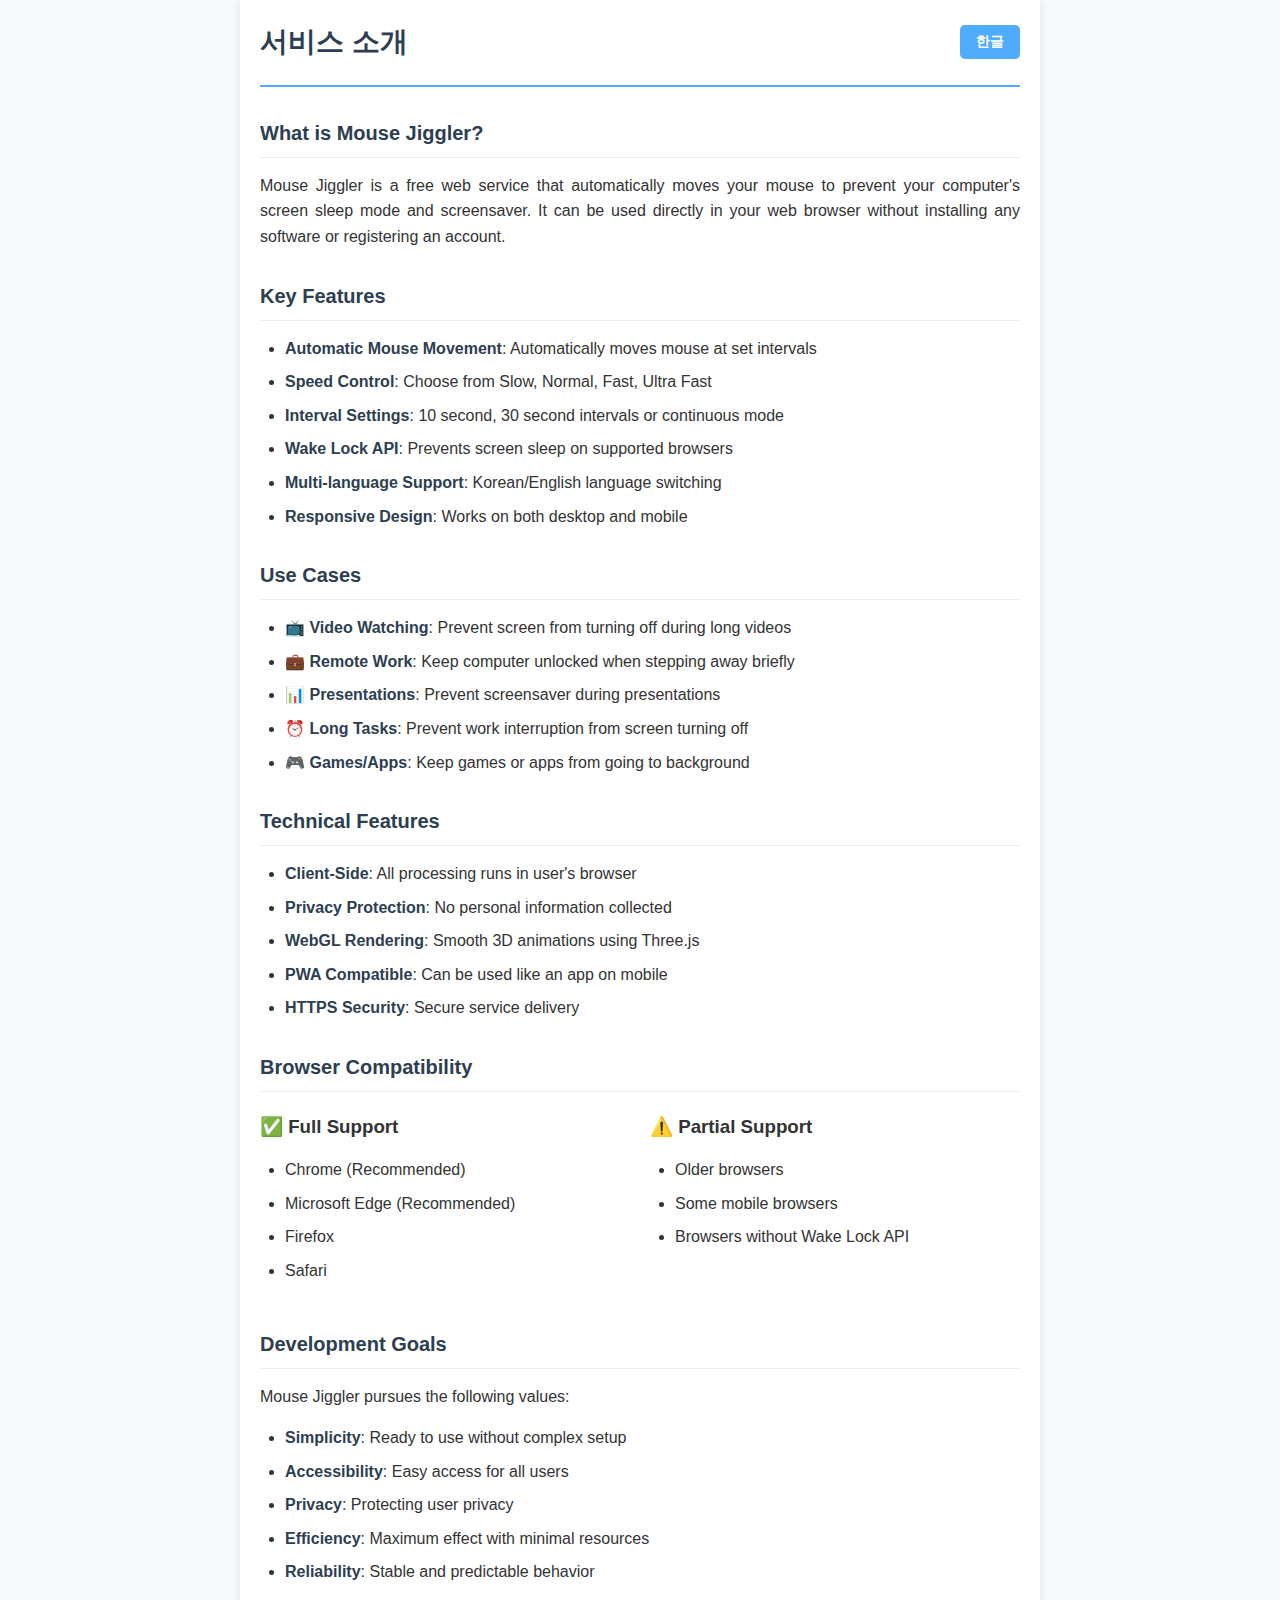
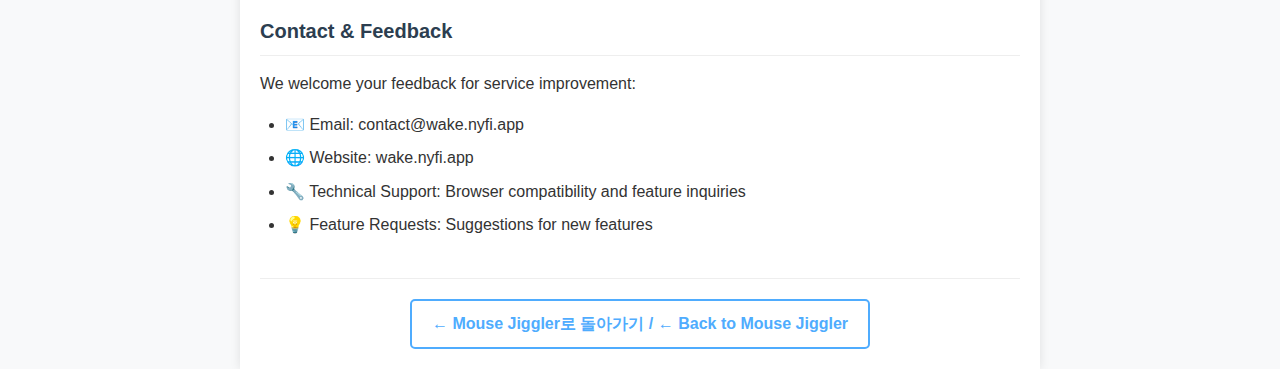
<file: about.html>
<!DOCTYPE html>
<html lang="en">
  <head>
    <meta charset="UTF-8" />
    <meta name="viewport" content="width=device-width, initial-scale=1.0, user-scalable=no" />
    <title>서비스 소개 - Mouse Jiggler</title>
    <link rel="stylesheet" href="css/policy.css" />
  </head>
  <body>
    <div class="container">
      <header>
        <h1>서비스 소개</h1>
        <div class="language-selector">
          <button id="langBtn" class="lang-btn" onclick="toggleLanguage()">EN</button>
        </div>
      </header>

      <div class="content" id="content-ko">
        <section>
          <h2>Mouse Jiggler란?</h2>
          <p>Mouse Jiggler는 마우스를 자동으로 움직여서 컴퓨터의 화면 절전 모드와 화면 보호기를 방지하는 무료 웹 서비스입니다. 별도의 소프트웨어 설치나 회원가입 없이 웹 브라우저에서 바로 사용할 수 있습니다.</p>
        </section>

        <section>
          <h2>주요 기능</h2>
          <ul>
            <li><strong>자동 마우스 움직임</strong>: 설정된 간격에 따라 자동으로 마우스를 움직입니다</li>
            <li><strong>속도 조절</strong>: 느림, 보통, 빠름, 초고속 중 선택 가능</li>
            <li><strong>간격 설정</strong>: 10초, 30초 간격 또는 연속 모드 지원</li>
            <li><strong>Wake Lock API</strong>: 지원하는 브라우저에서 화면 절전 방지</li>
            <li><strong>다국어 지원</strong>: 한국어/영어 언어 전환</li>
            <li><strong>반응형 디자인</strong>: 데스크톱과 모바일에서 모두 사용 가능</li>
          </ul>
        </section>

        <section>
          <h2>사용 시나리오</h2>
          <ul>
            <li>📺 <strong>동영상 시청</strong>: 긴 동영상을 시청할 때 화면이 꺼지는 것을 방지</li>
            <li>💼 <strong>재택근무</strong>: 잠시 자리를 비울 때 컴퓨터가 잠기지 않도록</li>
            <li>📊 <strong>프레젠테이션</strong>: 발표 중 화면 보호기가 실행되지 않도록</li>
            <li>⏰ <strong>장시간 작업</strong>: 긴 작업 중 화면이 꺼져서 작업이 중단되는 것을 방지</li>
            <li>🎮 <strong>게임/앱 실행</strong>: 게임이나 앱이 백그라운드로 전환되지 않도록</li>
          </ul>
        </section>

        <section>
          <h2>기술적 특징</h2>
          <ul>
            <li><strong>클라이언트 사이드</strong>: 모든 처리가 사용자 브라우저에서 실행</li>
            <li><strong>개인정보 보호</strong>: 어떠한 개인정보도 수집하지 않음</li>
            <li><strong>WebGL 렌더링</strong>: Three.js를 사용한 부드러운 3D 애니메이션</li>
            <li><strong>PWA 호환</strong>: 모바일에서 앱처럼 사용 가능</li>
            <li><strong>HTTPS 보안</strong>: 안전한 연결을 통한 서비스 제공</li>
          </ul>
        </section>

        <section>
          <h2>브라우저 호환성</h2>
          <div style="display: grid; grid-template-columns: 1fr 1fr; gap: 20px; margin: 20px 0;">
            <div>
              <h3>✅ 완전 지원</h3>
              <ul>
                <li>Chrome (권장)</li>
                <li>Microsoft Edge (권장)</li>
                <li>Firefox</li>
                <li>Safari</li>
              </ul>
            </div>
            <div>
              <h3>⚠️ 부분 지원</h3>
              <ul>
                <li>구형 브라우저</li>
                <li>일부 모바일 브라우저</li>
                <li>Wake Lock API 미지원 브라우저</li>
              </ul>
            </div>
          </div>
        </section>

        <section>
          <h2>개발 목표</h2>
          <p>Mouse Jiggler는 다음과 같은 가치를 추구합니다:</p>
          <ul>
            <li><strong>단순함</strong>: 복잡한 설정 없이 바로 사용 가능</li>
            <li><strong>접근성</strong>: 모든 사용자가 쉽게 접근할 수 있도록</li>
            <li><strong>프라이버시</strong>: 사용자의 개인정보를 보호</li>
            <li><strong>효율성</strong>: 최소한의 리소스로 최대 효과</li>
            <li><strong>신뢰성</strong>: 안정적이고 예측 가능한 동작</li>
          </ul>
        </section>

        <section>
          <h2>문의 및 피드백</h2>
          <p>서비스 개선을 위한 여러분의 의견을 기다립니다:</p>
          <ul>
            <li>📧 이메일: contact@wake.nyfi.app</li>
            <li>🌐 웹사이트: wake.nyfi.app</li>
            <li>🔧 기술 지원: 브라우저 호환성 및 기능 관련 문의</li>
            <li>💡 기능 요청: 새로운 기능에 대한 제안</li>
          </ul>
        </section>
      </div>

      <div class="content" id="content-en" style="display: none;">
        <section>
          <h2>What is Mouse Jiggler?</h2>
          <p>Mouse Jiggler is a free web service that automatically moves your mouse to prevent your computer's screen sleep mode and screensaver. It can be used directly in your web browser without installing any software or registering an account.</p>
        </section>

        <section>
          <h2>Key Features</h2>
          <ul>
            <li><strong>Automatic Mouse Movement</strong>: Automatically moves mouse at set intervals</li>
            <li><strong>Speed Control</strong>: Choose from Slow, Normal, Fast, Ultra Fast</li>
            <li><strong>Interval Settings</strong>: 10 second, 30 second intervals or continuous mode</li>
            <li><strong>Wake Lock API</strong>: Prevents screen sleep on supported browsers</li>
            <li><strong>Multi-language Support</strong>: Korean/English language switching</li>
            <li><strong>Responsive Design</strong>: Works on both desktop and mobile</li>
          </ul>
        </section>

        <section>
          <h2>Use Cases</h2>
          <ul>
            <li>📺 <strong>Video Watching</strong>: Prevent screen from turning off during long videos</li>
            <li>💼 <strong>Remote Work</strong>: Keep computer unlocked when stepping away briefly</li>
            <li>📊 <strong>Presentations</strong>: Prevent screensaver during presentations</li>
            <li>⏰ <strong>Long Tasks</strong>: Prevent work interruption from screen turning off</li>
            <li>🎮 <strong>Games/Apps</strong>: Keep games or apps from going to background</li>
          </ul>
        </section>

        <section>
          <h2>Technical Features</h2>
          <ul>
            <li><strong>Client-Side</strong>: All processing runs in user's browser</li>
            <li><strong>Privacy Protection</strong>: No personal information collected</li>
            <li><strong>WebGL Rendering</strong>: Smooth 3D animations using Three.js</li>
            <li><strong>PWA Compatible</strong>: Can be used like an app on mobile</li>
            <li><strong>HTTPS Security</strong>: Secure service delivery</li>
          </ul>
        </section>

        <section>
          <h2>Browser Compatibility</h2>
          <div style="display: grid; grid-template-columns: 1fr 1fr; gap: 20px; margin: 20px 0;">
            <div>
              <h3>✅ Full Support</h3>
              <ul>
                <li>Chrome (Recommended)</li>
                <li>Microsoft Edge (Recommended)</li>
                <li>Firefox</li>
                <li>Safari</li>
              </ul>
            </div>
            <div>
              <h3>⚠️ Partial Support</h3>
              <ul>
                <li>Older browsers</li>
                <li>Some mobile browsers</li>
                <li>Browsers without Wake Lock API</li>
              </ul>
            </div>
          </div>
        </section>

        <section>
          <h2>Development Goals</h2>
          <p>Mouse Jiggler pursues the following values:</p>
          <ul>
            <li><strong>Simplicity</strong>: Ready to use without complex setup</li>
            <li><strong>Accessibility</strong>: Easy access for all users</li>
            <li><strong>Privacy</strong>: Protecting user privacy</li>
            <li><strong>Efficiency</strong>: Maximum effect with minimal resources</li>
            <li><strong>Reliability</strong>: Stable and predictable behavior</li>
          </ul>
        </section>

        <section>
          <h2>Contact & Feedback</h2>
          <p>We welcome your feedback for service improvement:</p>
          <ul>
            <li>📧 Email: contact@wake.nyfi.app</li>
            <li>🌐 Website: wake.nyfi.app</li>
            <li>🔧 Technical Support: Browser compatibility and feature inquiries</li>
            <li>💡 Feature Requests: Suggestions for new features</li>
          </ul>
        </section>
      </div>

      <footer>
        <a href="/" class="back-link">← Mouse Jiggler로 돌아가기 / ← Back to Mouse Jiggler</a>
      </footer>
    </div>

    <script>
      // URL 파라미터에서 언어 확인, 기본값은 영어
      const urlParams = new URLSearchParams(window.location.search);
      let currentLang = urlParams.get('lang') || 'en';
      
      // 지원하지 않는 언어인 경우 영어로 설정
      if (!['ko', 'en'].includes(currentLang)) {
        currentLang = 'en';
      }
      
      // 페이지 로드 시 초기 언어 설정
      document.addEventListener('DOMContentLoaded', () => {
        updateDisplay();
      });
      
      function toggleLanguage() {
        currentLang = currentLang === 'ko' ? 'en' : 'ko';
        updateDisplay();
        
        // URL 업데이트 (페이지 새로고침 없이)
        const newUrl = new URL(window.location);
        newUrl.searchParams.set('lang', currentLang);
        window.history.replaceState({}, '', newUrl);
      }
      
      function updateDisplay() {
        const koContent = document.getElementById('content-ko');
        const enContent = document.getElementById('content-en');
        const langBtn = document.getElementById('langBtn');
        
        if (currentLang === 'en') {
          koContent.style.display = 'none';
          enContent.style.display = 'block';
          langBtn.textContent = '한글';
          document.documentElement.lang = 'en';
          document.title = 'About - Mouse Jiggler';
        } else {
          koContent.style.display = 'block';
          enContent.style.display = 'none';
          langBtn.textContent = 'EN';
          document.documentElement.lang = 'ko';
          document.title = '서비스 소개 - Mouse Jiggler';
        }
      }
    </script>
  </body>
</html>
</file>
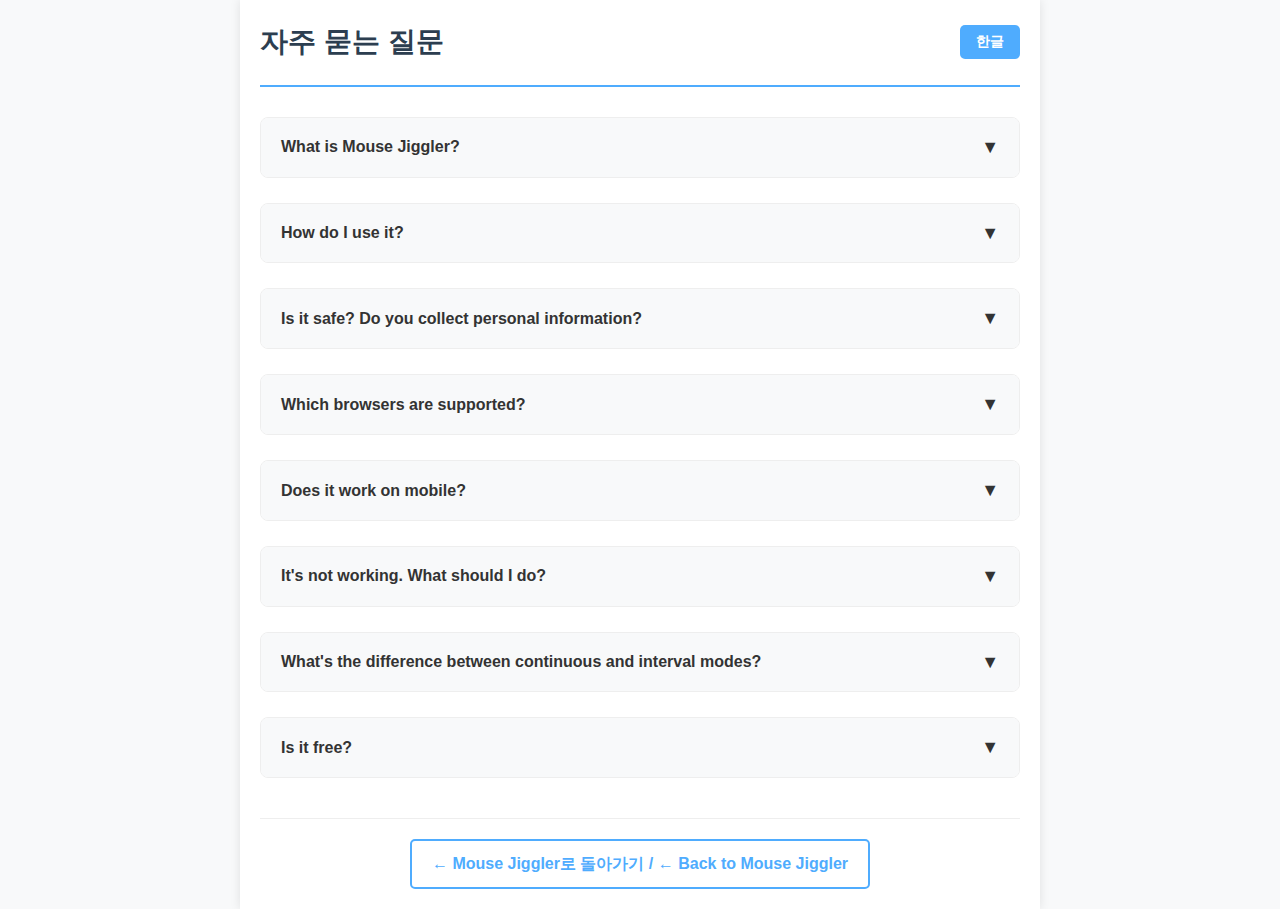
<file: faq.html>
<!DOCTYPE html>
<html lang="en">
  <head>
    <meta charset="UTF-8" />
    <meta name="viewport" content="width=device-width, initial-scale=1.0, user-scalable=no" />
    <title>FAQ - Mouse Jiggler</title>
    <link rel="stylesheet" href="css/policy.css" />
    <style>
      .faq-item {
        margin-bottom: 25px;
        border: 1px solid #eee;
        border-radius: 8px;
        overflow: hidden;
      }
      
      .faq-question {
        background: #f8f9fa;
        padding: 15px 20px;
        cursor: pointer;
        font-weight: bold;
        display: flex;
        justify-content: space-between;
        align-items: center;
        transition: background-color 0.3s ease;
      }
      
      .faq-question:hover {
        background: #e9ecef;
      }
      
      .faq-question.active {
        background: #4facfe;
        color: white;
      }
      
      .faq-toggle {
        font-size: 18px;
        transition: transform 0.3s ease;
      }
      
      .faq-toggle.active {
        transform: rotate(180deg);
      }
      
      .faq-answer {
        padding: 0 20px;
        max-height: 0;
        overflow: hidden;
        transition: all 0.3s ease;
      }
      
      .faq-answer.active {
        padding: 20px;
        max-height: 500px;
      }
      
      .faq-answer p {
        margin: 0 0 10px 0;
      }
      
      .faq-answer ul {
        margin: 10px 0;
        padding-left: 20px;
      }
      
      .faq-answer li {
        margin-bottom: 5px;
      }
    </style>
  </head>
  <body>
    <div class="container">
      <header>
        <h1>자주 묻는 질문</h1>
        <div class="language-selector">
          <button id="langBtn" class="lang-btn" onclick="toggleLanguage()">한글</button>
        </div>
      </header>

      <div class="content" id="content-ko" style="display: none;">
        <div class="faq-item">
          <div class="faq-question" onclick="toggleFaq(0)">
            <span>Mouse Jiggler가 무엇인가요?</span>
            <span class="faq-toggle">▼</span>
          </div>
          <div class="faq-answer">
            <p>Mouse Jiggler는 마우스를 자동으로 움직여서 컴퓨터의 화면 절전 모드와 화면 보호기를 방지하는 무료 웹 도구입니다. 별도의 소프트웨어 설치 없이 웹 브라우저에서 바로 사용할 수 있습니다.</p>
          </div>
        </div>

        <div class="faq-item">
          <div class="faq-question" onclick="toggleFaq(1)">
            <span>어떻게 사용하나요?</span>
            <span class="faq-toggle">▼</span>
          </div>
          <div class="faq-answer">
            <p>사용법은 매우 간단합니다:</p>
            <ul>
              <li>웹사이트에 접속하면 자동으로 시작됩니다</li>
              <li>마우스를 격자 영역에 올려놓으세요</li>
              <li>속도와 간격을 원하는 대로 설정할 수 있습니다</li>
              <li>작업이 끝나면 페이지를 닫으시면 됩니다</li>
            </ul>
          </div>
        </div>

        <div class="faq-item">
          <div class="faq-question" onclick="toggleFaq(2)">
            <span>안전한가요? 개인정보를 수집하나요?</span>
            <span class="faq-toggle">▼</span>
          </div>
          <div class="faq-answer">
            <p>완전히 안전합니다. Mouse Jiggler는:</p>
            <ul>
              <li>어떠한 개인정보도 수집하지 않습니다</li>
              <li>모든 처리가 사용자의 브라우저에서만 실행됩니다</li>
              <li>회원가입이나 로그인이 필요하지 않습니다</li>
              <li>HTTPS로 안전하게 서비스됩니다</li>
            </ul>
          </div>
        </div>

        <div class="faq-item">
          <div class="faq-question" onclick="toggleFaq(3)">
            <span>어떤 브라우저에서 사용할 수 있나요?</span>
            <span class="faq-toggle">▼</span>
          </div>
          <div class="faq-answer">
            <p>대부분의 현대적인 웹 브라우저에서 사용 가능합니다:</p>
            <ul>
              <li><strong>완전 지원:</strong> Chrome, Microsoft Edge, Firefox, Safari</li>
              <li><strong>부분 지원:</strong> 구형 브라우저, 일부 모바일 브라우저</li>
              <li><strong>권장:</strong> Chrome 또는 Edge 사용 시 Wake Lock API 지원으로 더 나은 성능</li>
            </ul>
          </div>
        </div>

        <div class="faq-item">
          <div class="faq-question" onclick="toggleFaq(4)">
            <span>모바일에서도 작동하나요?</span>
            <span class="faq-toggle">▼</span>
          </div>
          <div class="faq-answer">
            <p>네, 모바일에서도 사용 가능합니다. 다만 일부 제한이 있을 수 있습니다:</p>
            <ul>
              <li>모바일 브라우저마다 Wake Lock API 지원이 다릅니다</li>
              <li>배터리 절약 모드가 활성화되어 있으면 효과가 제한될 수 있습니다</li>
              <li>반응형 디자인으로 모바일에 최적화되어 있습니다</li>
            </ul>
          </div>
        </div>

        <div class="faq-item">
          <div class="faq-question" onclick="toggleFaq(5)">
            <span>작동하지 않아요. 어떻게 해야 하나요?</span>
            <span class="faq-toggle">▼</span>
          </div>
          <div class="faq-answer">
            <p>다음 사항들을 확인해보세요:</p>
            <ul>
              <li><strong>브라우저:</strong> Chrome 또는 Edge 사용을 권장합니다</li>
              <li><strong>HTTPS:</strong> wake.nyfi.app에서 접속하세요 (HTTP는 일부 기능 제한)</li>
              <li><strong>권한:</strong> 브라우저에서 Wake Lock 권한을 허용하세요</li>
              <li><strong>새로고침:</strong> 페이지를 새로고침해보세요</li>
              <li><strong>광고 차단기:</strong> 일시적으로 비활성화해보세요</li>
            </ul>
          </div>
        </div>

        <div class="faq-item">
          <div class="faq-question" onclick="toggleFaq(6)">
            <span>연속 모드와 간격 모드의 차이는 무엇인가요?</span>
            <span class="faq-toggle">▼</span>
          </div>
          <div class="faq-answer">
            <ul>
              <li><strong>연속 모드:</strong> 계속해서 마우스가 움직입니다. 화면이 절대 꺼지지 않습니다</li>
              <li><strong>10초/30초 간격:</strong> 설정된 시간마다 잠깐 움직인 후 멈춥니다. 배터리를 절약할 수 있습니다</li>
            </ul>
          </div>
        </div>

        <div class="faq-item">
          <div class="faq-question" onclick="toggleFaq(7)">
            <span>무료인가요?</span>
            <span class="faq-toggle">▼</span>
          </div>
          <div class="faq-answer">
            <p>네, 완전히 무료입니다. Mouse Jiggler는 광고 수익으로 운영되며, 모든 기능을 제한 없이 사용하실 수 있습니다.</p>
          </div>
        </div>
      </div>

      <div class="content" id="content-en">
        <div class="faq-item">
          <div class="faq-question" onclick="toggleFaq(0)">
            <span>What is Mouse Jiggler?</span>
            <span class="faq-toggle">▼</span>
          </div>
          <div class="faq-answer">
            <p>Mouse Jiggler is a free web tool that automatically moves your mouse to prevent your computer's screen sleep mode and screensaver. You can use it directly in your web browser without installing any software.</p>
          </div>
        </div>

        <div class="faq-item">
          <div class="faq-question" onclick="toggleFaq(1)">
            <span>How do I use it?</span>
            <span class="faq-toggle">▼</span>
          </div>
          <div class="faq-answer">
            <p>It's very simple to use:</p>
            <ul>
              <li>It starts automatically when you visit the website</li>
              <li>Place your mouse over the grid area</li>
              <li>You can adjust speed and interval settings as needed</li>
              <li>When you're done, simply close the page</li>
            </ul>
          </div>
        </div>

        <div class="faq-item">
          <div class="faq-question" onclick="toggleFaq(2)">
            <span>Is it safe? Do you collect personal information?</span>
            <span class="faq-toggle">▼</span>
          </div>
          <div class="faq-answer">
            <p>It's completely safe. Mouse Jiggler:</p>
            <ul>
              <li>Does not collect any personal information</li>
              <li>All processing happens only in your browser</li>
              <li>No registration or login required</li>
              <li>Served securely via HTTPS</li>
            </ul>
          </div>
        </div>

        <div class="faq-item">
          <div class="faq-question" onclick="toggleFaq(3)">
            <span>Which browsers are supported?</span>
            <span class="faq-toggle">▼</span>
          </div>
          <div class="faq-answer">
            <p>Works in most modern web browsers:</p>
            <ul>
              <li><strong>Full Support:</strong> Chrome, Microsoft Edge, Firefox, Safari</li>
              <li><strong>Partial Support:</strong> Older browsers, some mobile browsers</li>
              <li><strong>Recommended:</strong> Chrome or Edge for Wake Lock API support and better performance</li>
            </ul>
          </div>
        </div>

        <div class="faq-item">
          <div class="faq-question" onclick="toggleFaq(4)">
            <span>Does it work on mobile?</span>
            <span class="faq-toggle">▼</span>
          </div>
          <div class="faq-answer">
            <p>Yes, it works on mobile devices, though there may be some limitations:</p>
            <ul>
              <li>Wake Lock API support varies by mobile browser</li>
              <li>Battery saver mode may limit effectiveness</li>
              <li>Responsive design optimized for mobile use</li>
            </ul>
          </div>
        </div>

        <div class="faq-item">
          <div class="faq-question" onclick="toggleFaq(5)">
            <span>It's not working. What should I do?</span>
            <span class="faq-toggle">▼</span>
          </div>
          <div class="faq-answer">
            <p>Please check the following:</p>
            <ul>
              <li><strong>Browser:</strong> Use Chrome or Edge for best results</li>
              <li><strong>HTTPS:</strong> Access via wake.nyfi.app (HTTP has limited functionality)</li>
              <li><strong>Permissions:</strong> Allow Wake Lock permissions in your browser</li>
              <li><strong>Refresh:</strong> Try refreshing the page</li>
              <li><strong>Ad Blockers:</strong> Temporarily disable ad blockers</li>
            </ul>
          </div>
        </div>

        <div class="faq-item">
          <div class="faq-question" onclick="toggleFaq(6)">
            <span>What's the difference between continuous and interval modes?</span>
            <span class="faq-toggle">▼</span>
          </div>
          <div class="faq-answer">
            <ul>
              <li><strong>Continuous Mode:</strong> Mouse moves continuously. Screen never turns off</li>
              <li><strong>10s/30s Interval:</strong> Moves briefly at set intervals then stops. Saves battery</li>
            </ul>
          </div>
        </div>

        <div class="faq-item">
          <div class="faq-question" onclick="toggleFaq(7)">
            <span>Is it free?</span>
            <span class="faq-toggle">▼</span>
          </div>
          <div class="faq-answer">
            <p>Yes, it's completely free. Mouse Jiggler is supported by advertising revenue and you can use all features without any restrictions.</p>
          </div>
        </div>
      </div>

      <footer>
        <a href="/" class="back-link">← Mouse Jiggler로 돌아가기 / ← Back to Mouse Jiggler</a>
      </footer>
    </div>

    <script>
      // URL 파라미터에서 언어 확인, 기본값은 영어
      const urlParams = new URLSearchParams(window.location.search);
      let currentLang = urlParams.get('lang') || 'en';
      
      // 지원하지 않는 언어인 경우 영어로 설정
      if (!['ko', 'en'].includes(currentLang)) {
        currentLang = 'en';
      }
      
      // 페이지 로드 시 초기 언어 설정
      document.addEventListener('DOMContentLoaded', () => {
        updateDisplay();
      });
      
      function toggleLanguage() {
        currentLang = currentLang === 'ko' ? 'en' : 'ko';
        updateDisplay();
        
        // URL 업데이트 (페이지 새로고침 없이)
        const newUrl = new URL(window.location);
        newUrl.searchParams.set('lang', currentLang);
        window.history.replaceState({}, '', newUrl);
      }
      
      function updateDisplay() {
        const koContent = document.getElementById('content-ko');
        const enContent = document.getElementById('content-en');
        const langBtn = document.getElementById('langBtn');
        
        if (currentLang === 'en') {
          koContent.style.display = 'none';
          enContent.style.display = 'block';
          langBtn.textContent = '한글';
          document.documentElement.lang = 'en';
          document.title = 'FAQ - Mouse Jiggler';
        } else {
          koContent.style.display = 'block';
          enContent.style.display = 'none';
          langBtn.textContent = 'EN';
          document.documentElement.lang = 'ko';
          document.title = '자주 묻는 질문 - Mouse Jiggler';
        }
      }
      
      function toggleFaq(index) {
        const currentContent = currentLang === 'en' ? 'content-en' : 'content-ko';
        const faqItems = document.querySelectorAll(`#${currentContent} .faq-item`);
        const item = faqItems[index];
        
        const question = item.querySelector('.faq-question');
        const answer = item.querySelector('.faq-answer');
        const toggle = item.querySelector('.faq-toggle');
        
        const isActive = answer.classList.contains('active');
        
        if (isActive) {
          answer.classList.remove('active');
          question.classList.remove('active');
          toggle.classList.remove('active');
        } else {
          answer.classList.add('active');
          question.classList.add('active');
          toggle.classList.add('active');
        }
      }
    </script>
  </body>
</html>
</file>
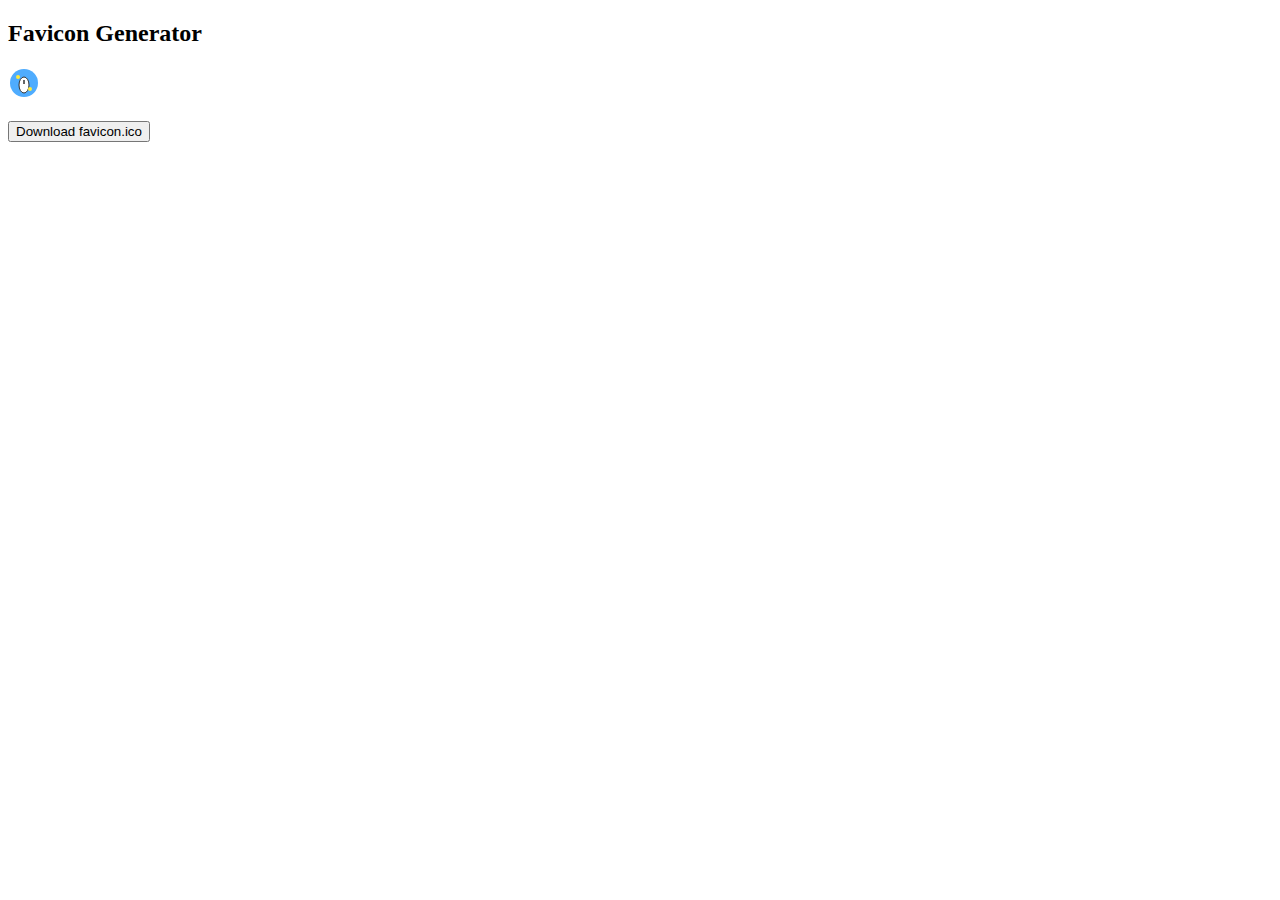
<file: favicon-convert.html>
<!DOCTYPE html>
<html>
<head>
    <title>Favicon Converter</title>
</head>
<body>
    <h2>Favicon Generator</h2>
    <canvas id="faviconCanvas" width="32" height="32"></canvas>
    <br><br>
    <button onclick="downloadFavicon()">Download favicon.ico</button>
    
    <script>
        const canvas = document.getElementById('faviconCanvas');
        const ctx = canvas.getContext('2d');
        
        // Draw favicon
        // Background circle
        ctx.fillStyle = '#4facfe';
        ctx.beginPath();
        ctx.arc(16, 16, 14, 0, 2 * Math.PI);
        ctx.fill();
        
        // Mouse body
        ctx.fillStyle = '#ffffff';
        ctx.strokeStyle = '#333333';
        ctx.lineWidth = 1;
        ctx.beginPath();
        ctx.ellipse(16, 18, 5, 8, 0, 0, 2 * Math.PI);
        ctx.fill();
        ctx.stroke();
        
        // Mouse scroll wheel
        ctx.fillStyle = '#666666';
        ctx.fillRect(15, 13, 2, 4);
        
        // Movement dots
        ctx.fillStyle = '#ffeb3b';
        ctx.beginPath();
        ctx.arc(10, 10, 2, 0, 2 * Math.PI);
        ctx.fill();
        
        ctx.beginPath();
        ctx.arc(22, 22, 2, 0, 2 * Math.PI);
        ctx.fill();
        
        function downloadFavicon() {
            canvas.toBlob(function(blob) {
                const url = URL.createObjectURL(blob);
                const a = document.createElement('a');
                a.href = url;
                a.download = 'favicon.ico';
                a.click();
                URL.revokeObjectURL(url);
            });
        }
        
        // Auto download
        setTimeout(downloadFavicon, 1000);
    </script>
</body>
</html>
</file>
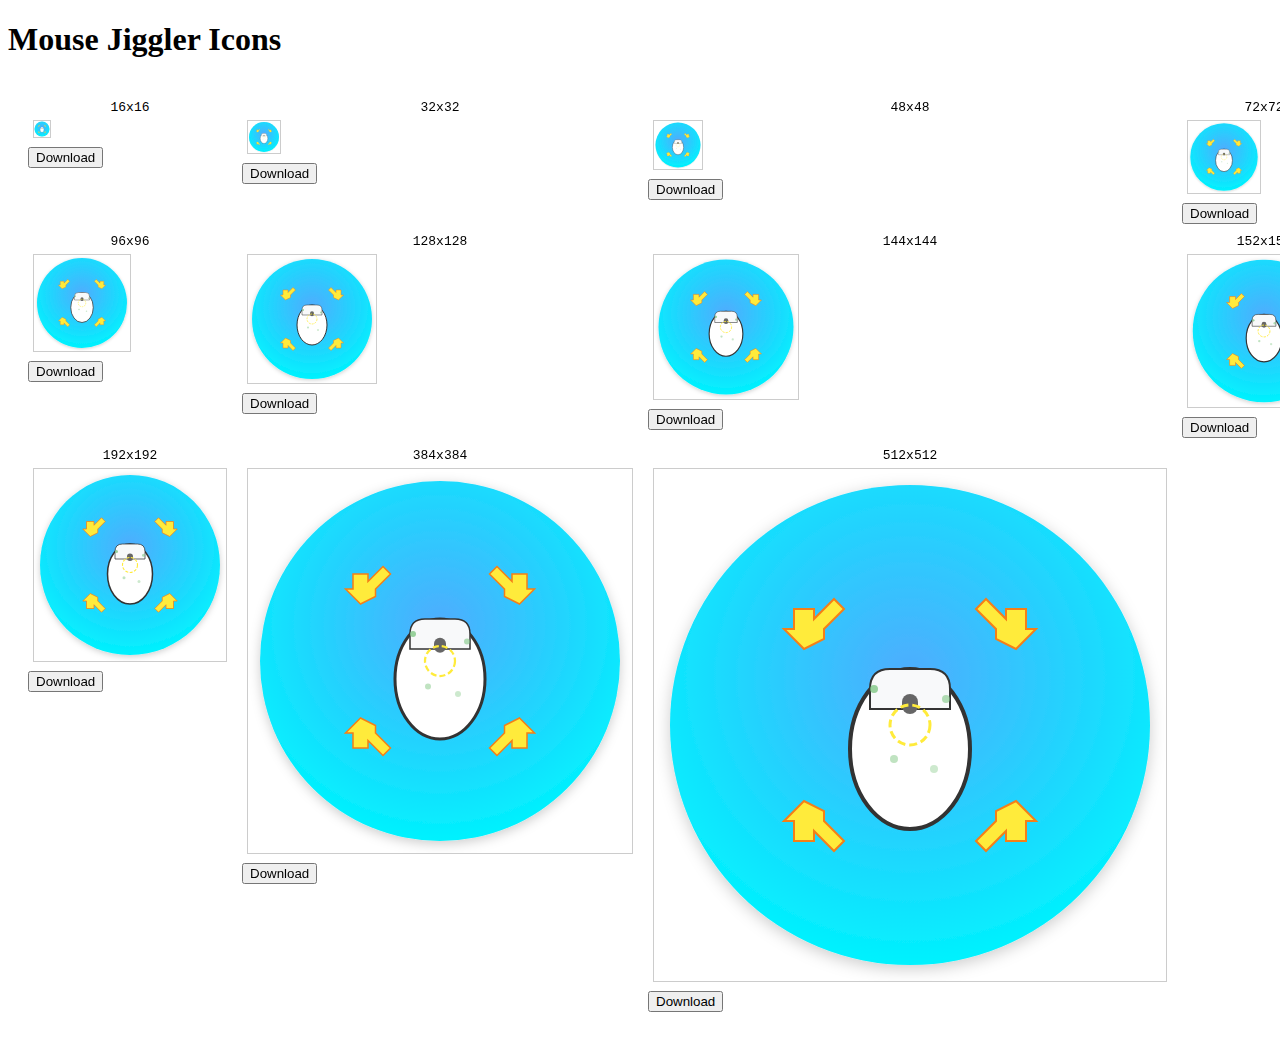
<file: icon-generator.html>
<!DOCTYPE html>
<html>
<head>
    <title>Icon Generator</title>
    <style>
        canvas { border: 1px solid #ccc; margin: 5px; }
        .icon-grid { display: grid; grid-template-columns: repeat(4, 1fr); gap: 10px; padding: 20px; }
        .size-label { text-align: center; font-family: monospace; }
    </style>
</head>
<body>
    <h1>Mouse Jiggler Icons</h1>
    <div class="icon-grid" id="iconGrid"></div>
    
    <script>
        const svgContent = `<svg width="512" height="512" viewBox="0 0 512 512" xmlns="http://www.w3.org/2000/svg">
  <!-- Background circle with gradient -->
  <defs>
    <radialGradient id="bg" cx="50%" cy="40%" r="60%">
      <stop offset="0%" style="stop-color:#4facfe;stop-opacity:1" />
      <stop offset="100%" style="stop-color:#00f2fe;stop-opacity:1" />
    </radialGradient>
    <filter id="shadow" x="-20%" y="-20%" width="140%" height="140%">
      <feDropShadow dx="0" dy="4" stdDeviation="8" flood-color="#000" flood-opacity="0.2"/>
    </filter>
  </defs>
  
  <!-- Background -->
  <circle cx="256" cy="256" r="240" fill="url(#bg)" filter="url(#shadow)"/>
  
  <!-- Mouse body -->
  <ellipse cx="256" cy="280" rx="60" ry="80" fill="#ffffff" stroke="#333" stroke-width="4"/>
  
  <!-- Mouse buttons -->
  <path d="M 216 240 L 216 220 Q 216 200 236 200 L 276 200 Q 296 200 296 220 L 296 240 Z" fill="#f8f9fa" stroke="#333" stroke-width="2"/>
  
  <!-- Mouse scroll wheel -->
  <rect x="248" y="225" width="16" height="20" rx="8" fill="#666"/>
  
  <!-- Movement arrows indicating jiggling motion -->
  <!-- Arrow 1 - top left -->
  <path d="M 150 180 L 130 160 L 140 160 L 140 140 L 160 140 L 160 150 L 180 130 L 190 140 L 170 160 L 170 170 Z" fill="#ffeb3b" stroke="#f57f17" stroke-width="2"/>
  
  <!-- Arrow 2 - top right -->
  <path d="M 362 180 L 382 160 L 372 160 L 372 140 L 352 140 L 352 150 L 332 130 L 322 140 L 342 160 L 342 170 Z" fill="#ffeb3b" stroke="#f57f17" stroke-width="2"/>
  
  <!-- Arrow 3 - bottom left -->
  <path d="M 150 332 L 130 352 L 140 352 L 140 372 L 160 372 L 160 362 L 180 382 L 190 372 L 170 352 L 170 342 Z" fill="#ffeb3b" stroke="#f57f17" stroke-width="2"/>
  
  <!-- Arrow 4 - bottom right -->
  <path d="M 362 332 L 382 352 L 372 352 L 372 372 L 352 372 L 352 362 L 332 382 L 322 372 L 342 352 L 342 342 Z" fill="#ffeb3b" stroke="#f57f17" stroke-width="2"/>
  
  <!-- Center circle indicating movement -->
  <circle cx="256" cy="256" r="20" fill="none" stroke="#ffeb3b" stroke-width="3" stroke-dasharray="8,4">
    <animateTransform attributeName="transform" attributeType="XML" type="rotate" from="0 256 256" to="360 256 256" dur="2s" repeatCount="indefinite"/>
  </circle>
  
  <!-- Small dots showing mouse trail -->
  <circle cx="220" cy="220" r="4" fill="#81c784" opacity="0.8"/>
  <circle cx="292" cy="230" r="4" fill="#81c784" opacity="0.6"/>
  <circle cx="280" cy="300" r="4" fill="#81c784" opacity="0.4"/>
  <circle cx="240" cy="290" r="4" fill="#81c784" opacity="0.5"/>
</svg>`;
        const sizes = [16,32,48,72,96,128,144,152,192,384,512];
        
        const iconGrid = document.getElementById('iconGrid');
        
        sizes.forEach(size => {
            const container = document.createElement('div');
            container.innerHTML = `
                <div class="size-label">${size}x${size}</div>
                <canvas id="canvas${size}" width="${size}" height="${size}"></canvas>
                <br>
                <button onclick="downloadIcon(${size})">Download</button>
            `;
            iconGrid.appendChild(container);
            
            // Create canvas and draw SVG
            const canvas = document.getElementById(`canvas${size}`);
            const ctx = canvas.getContext('2d');
            
            const img = new Image();
            const svgBlob = new Blob([svgContent], {type: 'image/svg+xml;charset=utf-8'});
            const url = URL.createObjectURL(svgBlob);
            
            img.onload = function() {
                ctx.drawImage(img, 0, 0, size, size);
                URL.revokeObjectURL(url);
            };
            
            img.src = url;
        });
        
        function downloadIcon(size) {
            const canvas = document.getElementById(`canvas${size}`);
            canvas.toBlob(function(blob) {
                const url = URL.createObjectURL(blob);
                const a = document.createElement('a');
                a.href = url;
                a.download = `icon-${size}x${size}.png`;
                a.click();
                URL.revokeObjectURL(url);
            });
        }
        
        // Auto download all icons
        setTimeout(() => {
            sizes.forEach(size => {
                setTimeout(() => downloadIcon(size), size * 100);
            });
        }, 2000);
    </script>
</body>
</html>
</file>
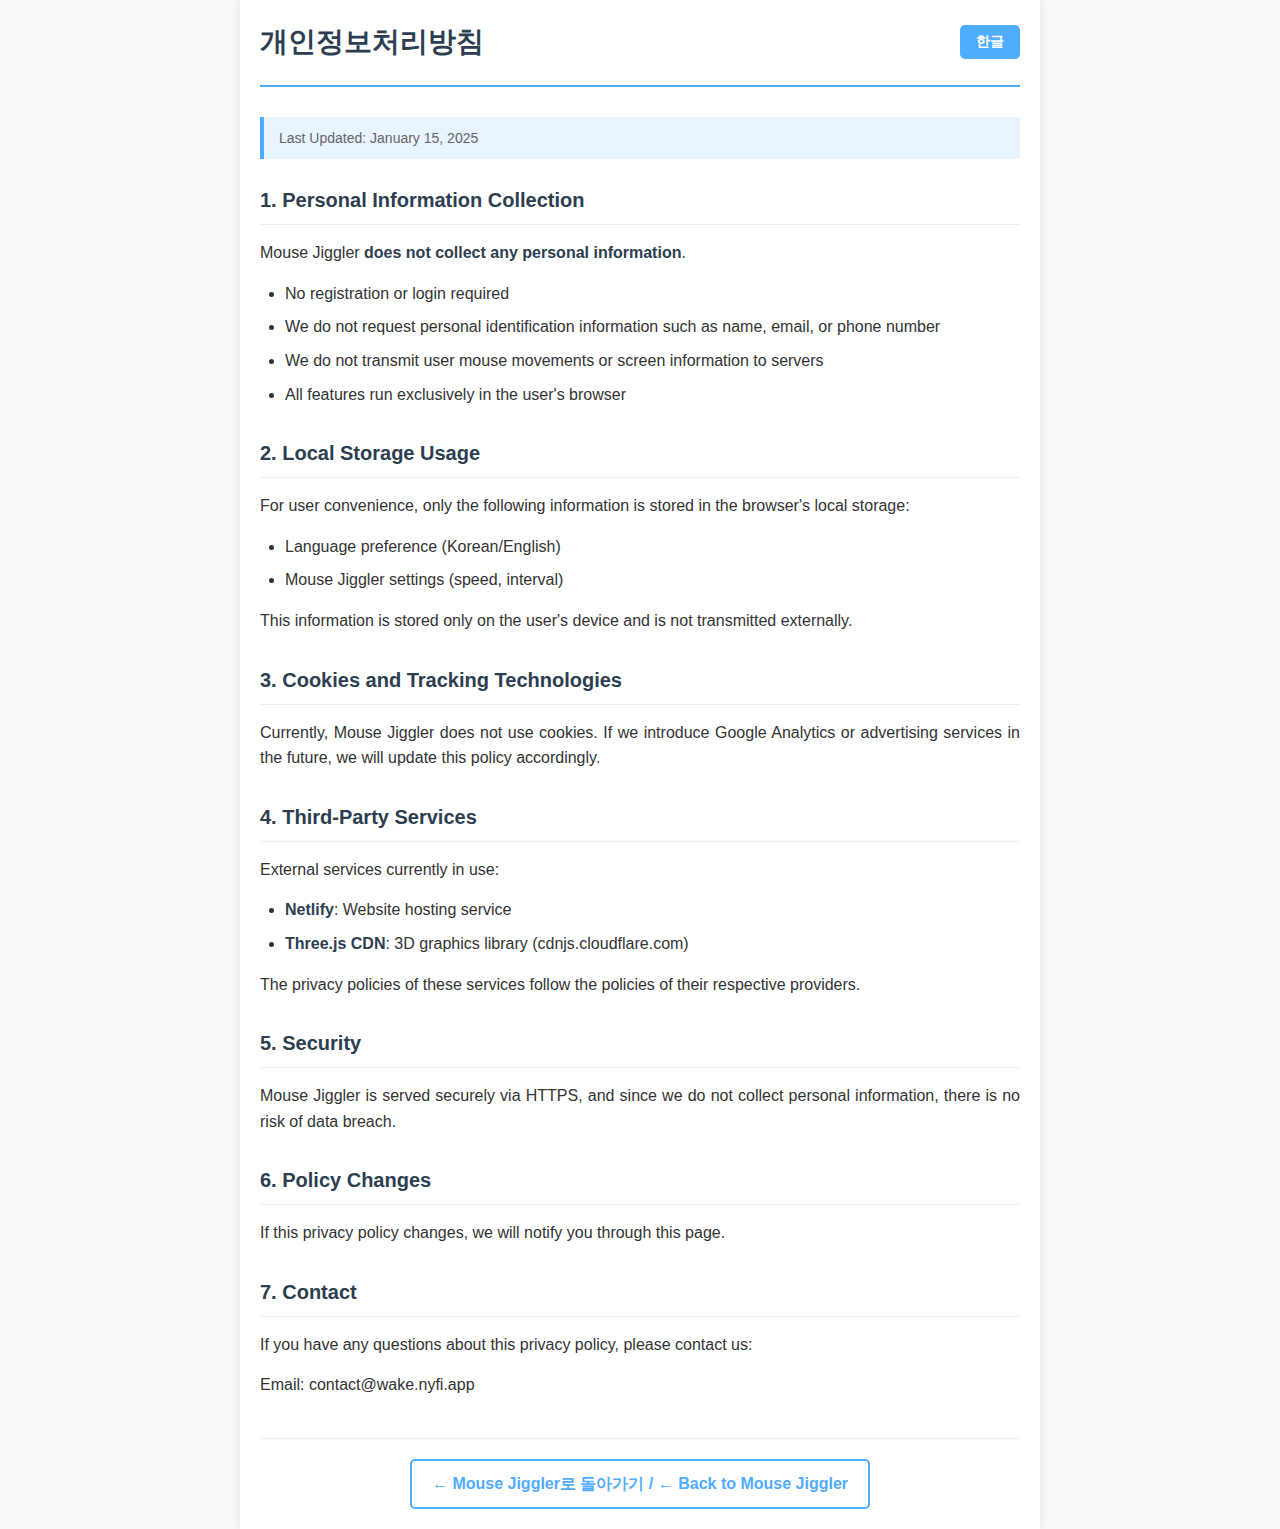
<file: privacy-policy.html>
<!DOCTYPE html>
<html lang="en">
  <head>
    <meta charset="UTF-8" />
    <meta name="viewport" content="width=device-width, initial-scale=1.0, user-scalable=no" />
    <title>개인정보처리방침 - Mouse Jiggler</title>
    <link rel="stylesheet" href="css/policy.css" />
  </head>
  <body>
    <div class="container">
      <header>
        <h1>개인정보처리방침</h1>
        <div class="language-selector">
          <button id="langBtn" class="lang-btn" onclick="toggleLanguage()">EN</button>
        </div>
      </header>

      <div class="content" id="content-ko">
        <div class="last-updated">최종 업데이트: 2025년 1월 15일</div>

        <section>
          <h2>1. 개인정보 수집 현황</h2>
          <p>Mouse Jiggler는 <strong>어떠한 개인정보도 수집하지 않습니다</strong>.</p>
          <ul>
            <li>회원가입이나 로그인이 필요하지 않습니다</li>
            <li>이름, 이메일, 전화번호 등 개인 식별 정보를 요구하지 않습니다</li>
            <li>사용자의 마우스 움직임이나 화면 정보를 서버로 전송하지 않습니다</li>
            <li>모든 기능은 사용자의 브라우저에서만 실행됩니다</li>
          </ul>
        </section>

        <section>
          <h2>2. 로컬 저장소 사용</h2>
          <p>사용자 편의를 위해 다음 정보만 브라우저의 로컬 저장소에 저장됩니다:</p>
          <ul>
            <li>언어 설정 (한국어/영어)</li>
            <li>마우스 지글러 설정 (속도, 간격)</li>
          </ul>
          <p>이 정보는 사용자의 기기에만 저장되며, 외부로 전송되지 않습니다.</p>
        </section>

        <section>
          <h2>3. 쿠키 및 추적 기술</h2>
          <p>현재 Mouse Jiggler는 쿠키를 사용하지 않습니다. 향후 Google Analytics나 광고 서비스를 도입할 경우, 해당 정책을 업데이트하겠습니다.</p>
        </section>

        <section>
          <h2>4. 제3자 서비스</h2>
          <p>현재 사용 중인 외부 서비스:</p>
          <ul>
            <li><strong>Netlify</strong>: 웹사이트 호스팅 서비스</li>
            <li><strong>Three.js CDN</strong>: 3D 그래픽 라이브러리 (cdnjs.cloudflare.com)</li>
          </ul>
          <p>이러한 서비스들의 개인정보처리방침은 해당 제공업체의 정책을 따릅니다.</p>
        </section>

        <section>
          <h2>5. 보안</h2>
          <p>Mouse Jiggler는 HTTPS를 통해 안전하게 서비스되며, 개인정보를 수집하지 않으므로 데이터 유출의 위험이 없습니다.</p>
        </section>

        <section>
          <h2>6. 정책 변경</h2>
          <p>본 개인정보처리방침이 변경될 경우, 이 페이지를 통해 공지하겠습니다.</p>
        </section>

        <section>
          <h2>7. 문의</h2>
          <p>개인정보처리방침에 대한 문의사항이 있으시면 아래 연락처로 연락해 주세요:</p>
          <p>이메일: contact@wake.nyfi.app</p>
        </section>
      </div>

      <div class="content" id="content-en" style="display: none;">
        <div class="last-updated">Last Updated: January 15, 2025</div>

        <section>
          <h2>1. Personal Information Collection</h2>
          <p>Mouse Jiggler <strong>does not collect any personal information</strong>.</p>
          <ul>
            <li>No registration or login required</li>
            <li>We do not request personal identification information such as name, email, or phone number</li>
            <li>We do not transmit user mouse movements or screen information to servers</li>
            <li>All features run exclusively in the user's browser</li>
          </ul>
        </section>

        <section>
          <h2>2. Local Storage Usage</h2>
          <p>For user convenience, only the following information is stored in the browser's local storage:</p>
          <ul>
            <li>Language preference (Korean/English)</li>
            <li>Mouse Jiggler settings (speed, interval)</li>
          </ul>
          <p>This information is stored only on the user's device and is not transmitted externally.</p>
        </section>

        <section>
          <h2>3. Cookies and Tracking Technologies</h2>
          <p>Currently, Mouse Jiggler does not use cookies. If we introduce Google Analytics or advertising services in the future, we will update this policy accordingly.</p>
        </section>

        <section>
          <h2>4. Third-Party Services</h2>
          <p>External services currently in use:</p>
          <ul>
            <li><strong>Netlify</strong>: Website hosting service</li>
            <li><strong>Three.js CDN</strong>: 3D graphics library (cdnjs.cloudflare.com)</li>
          </ul>
          <p>The privacy policies of these services follow the policies of their respective providers.</p>
        </section>

        <section>
          <h2>5. Security</h2>
          <p>Mouse Jiggler is served securely via HTTPS, and since we do not collect personal information, there is no risk of data breach.</p>
        </section>

        <section>
          <h2>6. Policy Changes</h2>
          <p>If this privacy policy changes, we will notify you through this page.</p>
        </section>

        <section>
          <h2>7. Contact</h2>
          <p>If you have any questions about this privacy policy, please contact us:</p>
          <p>Email: contact@wake.nyfi.app</p>
        </section>
      </div>

      <footer>
        <a href="/" class="back-link">← Mouse Jiggler로 돌아가기 / ← Back to Mouse Jiggler</a>
      </footer>
    </div>

    <script>
      // URL 파라미터에서 언어 확인, 기본값은 영어
      const urlParams = new URLSearchParams(window.location.search);
      let currentLang = urlParams.get('lang') || 'en';
      
      // 지원하지 않는 언어인 경우 영어로 설정
      if (!['ko', 'en'].includes(currentLang)) {
        currentLang = 'en';
      }
      
      // 페이지 로드 시 초기 언어 설정
      document.addEventListener('DOMContentLoaded', () => {
        updateDisplay();
      });
      
      function toggleLanguage() {
        currentLang = currentLang === 'ko' ? 'en' : 'ko';
        updateDisplay();
        
        // URL 업데이트 (페이지 새로고침 없이)
        const newUrl = new URL(window.location);
        newUrl.searchParams.set('lang', currentLang);
        window.history.replaceState({}, '', newUrl);
      }
      
      function updateDisplay() {
        const koContent = document.getElementById('content-ko');
        const enContent = document.getElementById('content-en');
        const langBtn = document.getElementById('langBtn');
        
        if (currentLang === 'en') {
          koContent.style.display = 'none';
          enContent.style.display = 'block';
          langBtn.textContent = '한글';
          document.documentElement.lang = 'en';
          document.title = 'Privacy Policy - Mouse Jiggler';
        } else {
          koContent.style.display = 'block';
          enContent.style.display = 'none';
          langBtn.textContent = 'EN';
          document.documentElement.lang = 'ko';
          document.title = '개인정보처리방침 - Mouse Jiggler';
        }
      }
    </script>
  </body>
</html>
</file>
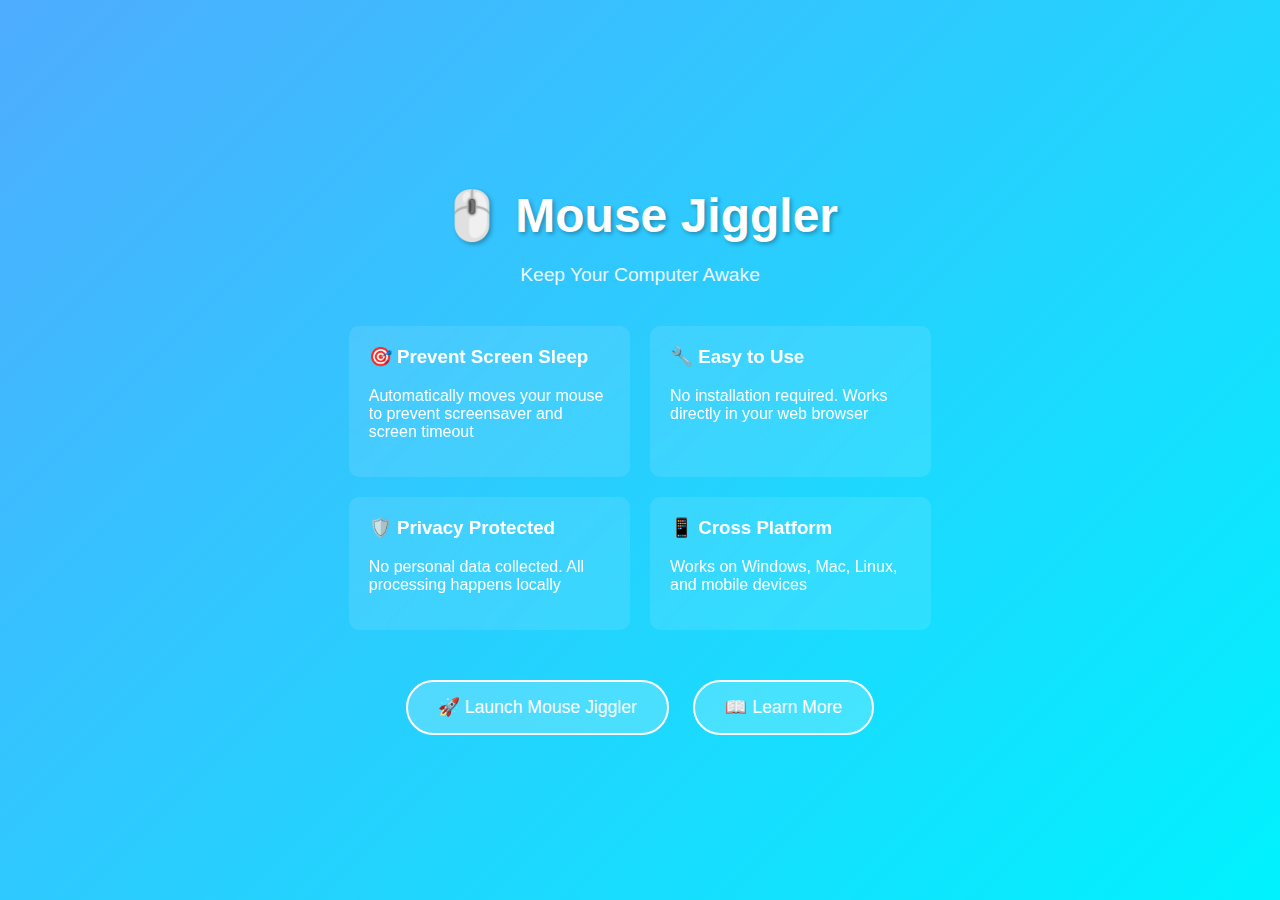
<file: root-domain.html>
<!DOCTYPE html>
<html lang="en">
<head>
    <meta charset="UTF-8">
    <meta name="viewport" content="width=device-width, initial-scale=1.0">
    <title>Mouse Jiggler - Keep Your Computer Awake</title>
    
    <!-- AdSense 인증 코드 -->
    <script async src="https://pagead2.googlesyndication.com/pagead/js/adsbygoogle.js?client=ca-pub-3719050891979097" crossorigin="anonymous"></script>
    
    <!-- SEO 메타 태그 -->
    <meta name="description" content="Mouse Jiggler - Prevent screen sleep and screensaver by automatically moving your mouse. Free web-based tool.">
    <meta name="keywords" content="mouse jiggler, mouse mover, prevent screen sleep, keep awake, screensaver prevention">
    
    <style>
        body {
            font-family: Arial, sans-serif;
            background: linear-gradient(135deg, #4facfe 0%, #00f2fe 100%);
            margin: 0;
            padding: 0;
            min-height: 100vh;
            display: flex;
            align-items: center;
            justify-content: center;
            text-align: center;
            color: white;
        }
        
        .container {
            max-width: 600px;
            padding: 40px 20px;
        }
        
        h1 {
            font-size: 3em;
            margin-bottom: 20px;
            text-shadow: 2px 2px 4px rgba(0,0,0,0.3);
        }
        
        .subtitle {
            font-size: 1.2em;
            margin-bottom: 30px;
            opacity: 0.9;
        }
        
        .cta-button {
            background: rgba(255,255,255,0.2);
            border: 2px solid white;
            color: white;
            padding: 15px 30px;
            font-size: 1.1em;
            border-radius: 50px;
            text-decoration: none;
            display: inline-block;
            transition: all 0.3s ease;
            margin: 10px;
        }
        
        .cta-button:hover {
            background: white;
            color: #4facfe;
            transform: translateY(-2px);
        }
        
        .features {
            margin: 40px 0;
            text-align: left;
            display: grid;
            grid-template-columns: repeat(auto-fit, minmax(250px, 1fr));
            gap: 20px;
        }
        
        .feature {
            background: rgba(255,255,255,0.1);
            padding: 20px;
            border-radius: 10px;
            backdrop-filter: blur(10px);
        }
        
        .feature h3 {
            margin-top: 0;
        }
        
        @media (max-width: 768px) {
            h1 { font-size: 2.5em; }
            .features { grid-template-columns: 1fr; }
        }
    </style>
</head>
<body>
    <div class="container">
        <h1>🖱️ Mouse Jiggler</h1>
        <div class="subtitle">Keep Your Computer Awake</div>
        
        <div class="features">
            <div class="feature">
                <h3>🎯 Prevent Screen Sleep</h3>
                <p>Automatically moves your mouse to prevent screensaver and screen timeout</p>
            </div>
            
            <div class="feature">
                <h3>🔧 Easy to Use</h3>
                <p>No installation required. Works directly in your web browser</p>
            </div>
            
            <div class="feature">
                <h3>🛡️ Privacy Protected</h3>
                <p>No personal data collected. All processing happens locally</p>
            </div>
            
            <div class="feature">
                <h3>📱 Cross Platform</h3>
                <p>Works on Windows, Mac, Linux, and mobile devices</p>
            </div>
        </div>
        
        <a href="https://wake.nyfi.app" class="cta-button">
            🚀 Launch Mouse Jiggler
        </a>
        
        <a href="https://wake.nyfi.app/about.html" class="cta-button">
            📖 Learn More
        </a>
    </div>
</body>
</html>
</file>
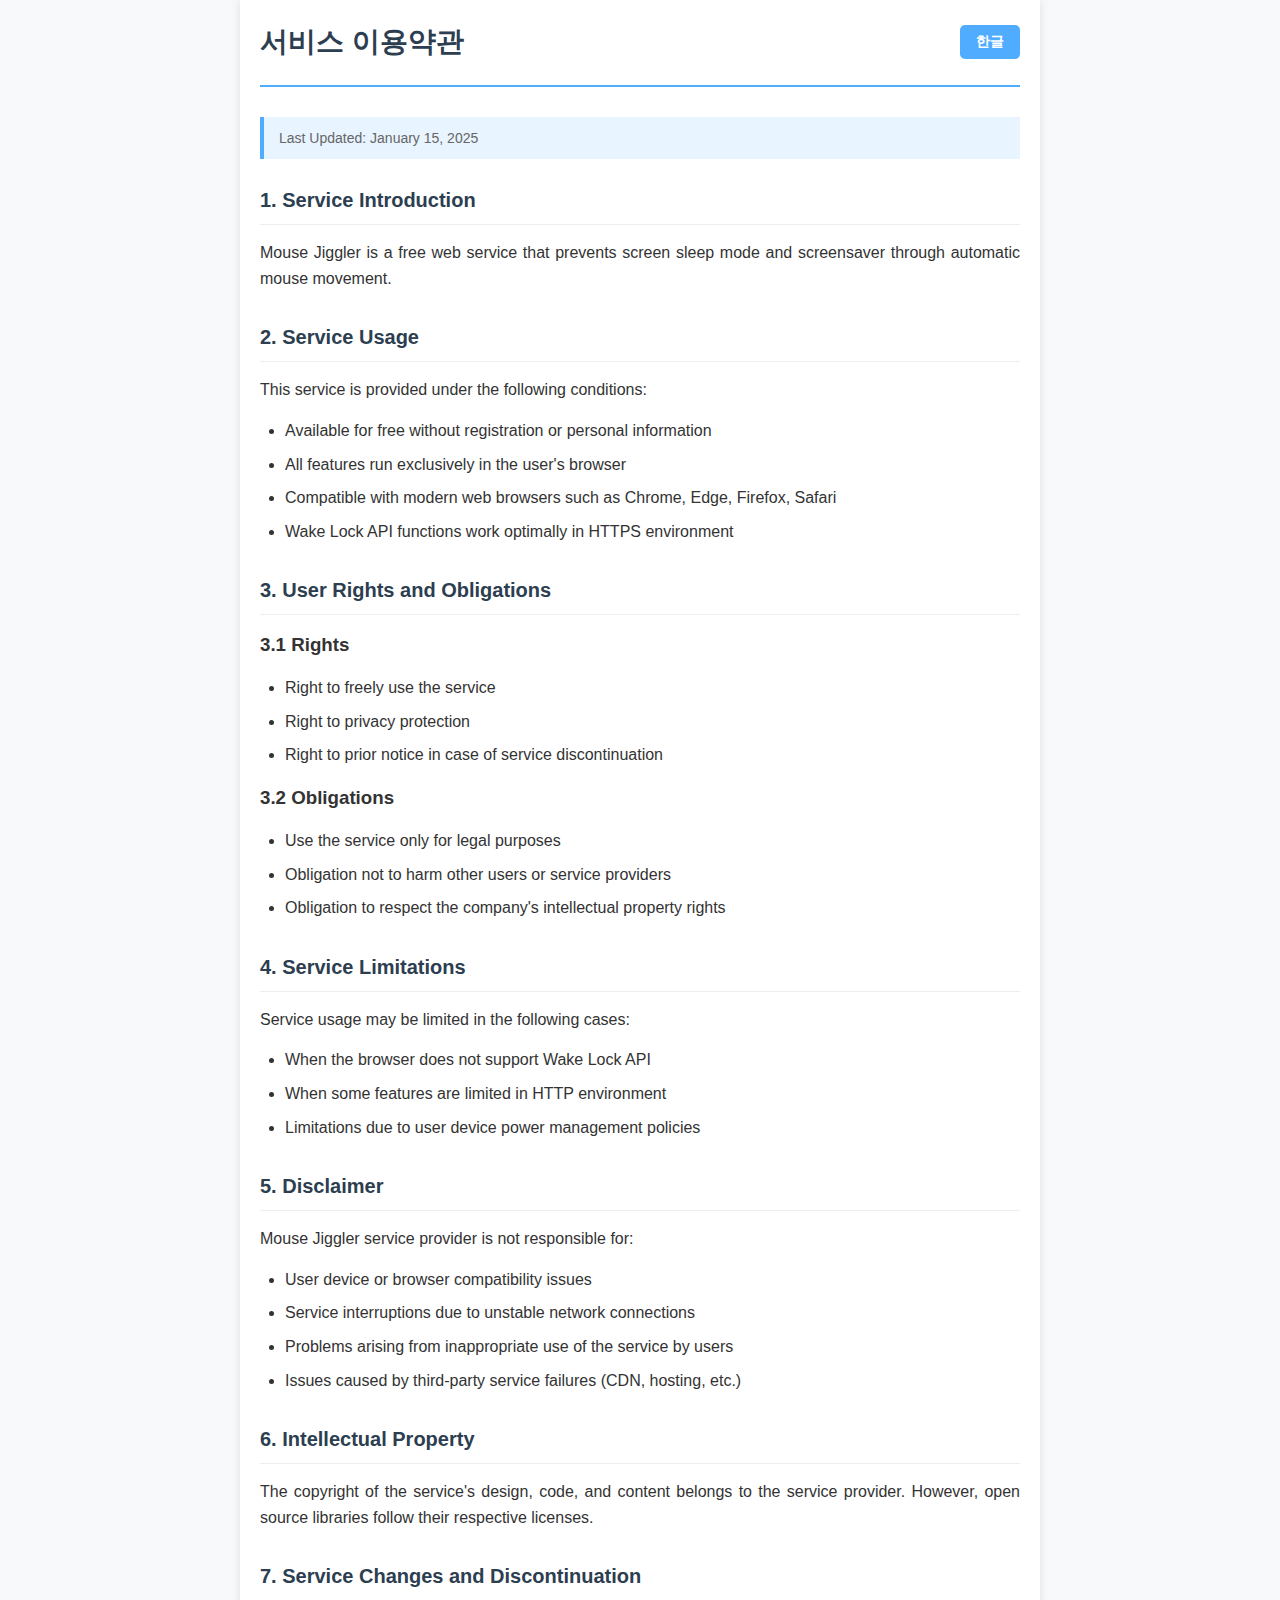
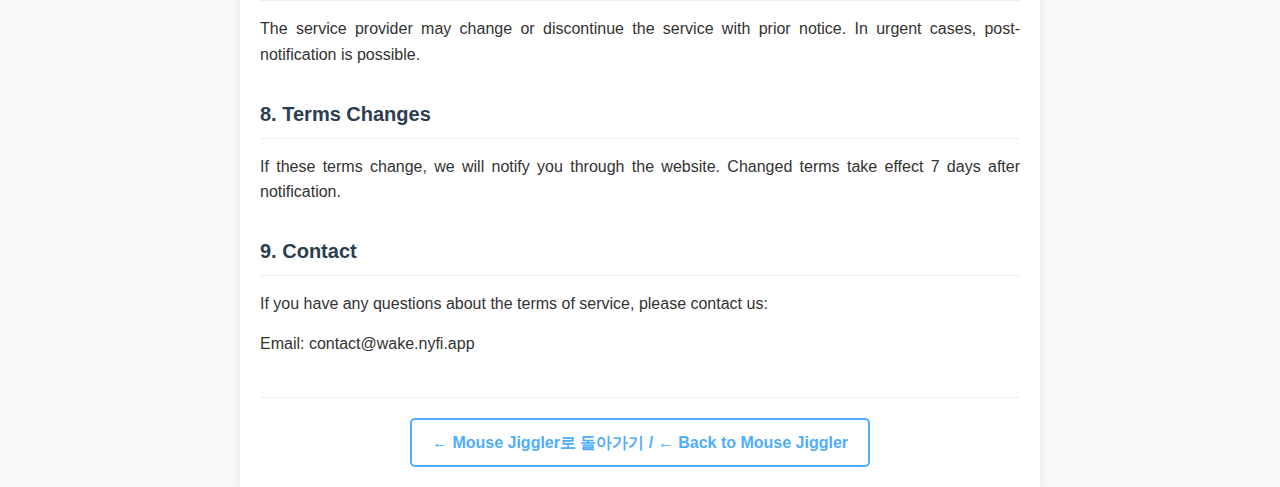
<file: terms-of-service.html>
<!DOCTYPE html>
<html lang="en">
  <head>
    <meta charset="UTF-8" />
    <meta name="viewport" content="width=device-width, initial-scale=1.0, user-scalable=no" />
    <title>서비스 이용약관 - Mouse Jiggler</title>
    <link rel="stylesheet" href="css/policy.css" />
  </head>
  <body>
    <div class="container">
      <header>
        <h1>서비스 이용약관</h1>
        <div class="language-selector">
          <button id="langBtn" class="lang-btn" onclick="toggleLanguage()">EN</button>
        </div>
      </header>

      <div class="content" id="content-ko">
        <div class="last-updated">최종 업데이트: 2025년 1월 15일</div>

        <section>
          <h2>1. 서비스 소개</h2>
          <p>Mouse Jiggler는 마우스 자동 움직임을 통해 화면 절전 모드와 화면 보호기를 방지하는 무료 웹 서비스입니다.</p>
        </section>

        <section>
          <h2>2. 서비스 이용</h2>
          <p>본 서비스는 다음과 같은 조건 하에 제공됩니다:</p>
          <ul>
            <li>회원가입이나 개인정보 제공 없이 무료로 이용 가능합니다</li>
            <li>모든 기능은 사용자의 브라우저에서만 실행됩니다</li>
            <li>Chrome, Edge, Firefox, Safari 등 현대적인 웹 브라우저에서 사용 가능합니다</li>
            <li>HTTPS 환경에서 Wake Lock API 기능이 최적으로 작동합니다</li>
          </ul>
        </section>

        <section>
          <h2>3. 사용자의 권리와 의무</h2>
          <h3>3.1 권리</h3>
          <ul>
            <li>서비스를 자유롭게 이용할 권리</li>
            <li>개인정보 보호를 받을 권리</li>
            <li>서비스 중단 시 사전 공지를 받을 권리</li>
          </ul>
          <h3>3.2 의무</h3>
          <ul>
            <li>서비스를 합법적인 목적으로만 사용</li>
            <li>다른 사용자나 서비스 제공자에게 피해를 주지 않을 의무</li>
            <li>회사의 지적재산권을 존중할 의무</li>
          </ul>
        </section>

        <section>
          <h2>4. 서비스 제한</h2>
          <p>다음의 경우 서비스 이용이 제한될 수 있습니다:</p>
          <ul>
            <li>브라우저가 Wake Lock API를 지원하지 않는 경우</li>
            <li>HTTP 환경에서 일부 기능이 제한되는 경우</li>
            <li>사용자 기기의 전력 관리 정책으로 인한 제한</li>
          </ul>
        </section>

        <section>
          <h2>5. 면책사항</h2>
          <p>Mouse Jiggler 서비스 제공자는 다음에 대해 책임을 지지 않습니다:</p>
          <ul>
            <li>사용자의 기기나 브라우저 호환성 문제</li>
            <li>네트워크 연결 불안정으로 인한 서비스 중단</li>
            <li>사용자가 서비스를 부적절하게 사용하여 발생하는 문제</li>
            <li>제3자 서비스(CDN, 호스팅 등)의 장애로 인한 문제</li>
          </ul>
        </section>

        <section>
          <h2>6. 지적재산권</h2>
          <p>본 서비스의 디자인, 코드, 콘텐츠에 대한 저작권은 서비스 제공자에게 있습니다. 단, 오픈소스 라이브러리는 해당 라이선스를 따릅니다.</p>
        </section>

        <section>
          <h2>7. 서비스 변경 및 중단</h2>
          <p>서비스 제공자는 사전 공지를 통해 서비스를 변경하거나 중단할 수 있습니다. 긴급한 경우 사후 공지가 가능합니다.</p>
        </section>

        <section>
          <h2>8. 약관 변경</h2>
          <p>본 약관이 변경될 경우, 웹사이트를 통해 공지하겠습니다. 변경된 약관은 공지 후 7일 후부터 효력이 발생합니다.</p>
        </section>

        <section>
          <h2>9. 문의</h2>
          <p>서비스 이용약관에 대한 문의사항이 있으시면 아래 연락처로 연락해 주세요:</p>
          <p>이메일: contact@wake.nyfi.app</p>
        </section>
      </div>

      <div class="content" id="content-en" style="display: none;">
        <div class="last-updated">Last Updated: January 15, 2025</div>

        <section>
          <h2>1. Service Introduction</h2>
          <p>Mouse Jiggler is a free web service that prevents screen sleep mode and screensaver through automatic mouse movement.</p>
        </section>

        <section>
          <h2>2. Service Usage</h2>
          <p>This service is provided under the following conditions:</p>
          <ul>
            <li>Available for free without registration or personal information</li>
            <li>All features run exclusively in the user's browser</li>
            <li>Compatible with modern web browsers such as Chrome, Edge, Firefox, Safari</li>
            <li>Wake Lock API functions work optimally in HTTPS environment</li>
          </ul>
        </section>

        <section>
          <h2>3. User Rights and Obligations</h2>
          <h3>3.1 Rights</h3>
          <ul>
            <li>Right to freely use the service</li>
            <li>Right to privacy protection</li>
            <li>Right to prior notice in case of service discontinuation</li>
          </ul>
          <h3>3.2 Obligations</h3>
          <ul>
            <li>Use the service only for legal purposes</li>
            <li>Obligation not to harm other users or service providers</li>
            <li>Obligation to respect the company's intellectual property rights</li>
          </ul>
        </section>

        <section>
          <h2>4. Service Limitations</h2>
          <p>Service usage may be limited in the following cases:</p>
          <ul>
            <li>When the browser does not support Wake Lock API</li>
            <li>When some features are limited in HTTP environment</li>
            <li>Limitations due to user device power management policies</li>
          </ul>
        </section>

        <section>
          <h2>5. Disclaimer</h2>
          <p>Mouse Jiggler service provider is not responsible for:</p>
          <ul>
            <li>User device or browser compatibility issues</li>
            <li>Service interruptions due to unstable network connections</li>
            <li>Problems arising from inappropriate use of the service by users</li>
            <li>Issues caused by third-party service failures (CDN, hosting, etc.)</li>
          </ul>
        </section>

        <section>
          <h2>6. Intellectual Property</h2>
          <p>The copyright of the service's design, code, and content belongs to the service provider. However, open source libraries follow their respective licenses.</p>
        </section>

        <section>
          <h2>7. Service Changes and Discontinuation</h2>
          <p>The service provider may change or discontinue the service with prior notice. In urgent cases, post-notification is possible.</p>
        </section>

        <section>
          <h2>8. Terms Changes</h2>
          <p>If these terms change, we will notify you through the website. Changed terms take effect 7 days after notification.</p>
        </section>

        <section>
          <h2>9. Contact</h2>
          <p>If you have any questions about the terms of service, please contact us:</p>
          <p>Email: contact@wake.nyfi.app</p>
        </section>
      </div>

      <footer>
        <a href="/" class="back-link">← Mouse Jiggler로 돌아가기 / ← Back to Mouse Jiggler</a>
      </footer>
    </div>

    <script>
      // URL 파라미터에서 언어 확인, 기본값은 영어
      const urlParams = new URLSearchParams(window.location.search);
      let currentLang = urlParams.get('lang') || 'en';
      
      // 지원하지 않는 언어인 경우 영어로 설정
      if (!['ko', 'en'].includes(currentLang)) {
        currentLang = 'en';
      }
      
      // 페이지 로드 시 초기 언어 설정
      document.addEventListener('DOMContentLoaded', () => {
        updateDisplay();
      });
      
      function toggleLanguage() {
        currentLang = currentLang === 'ko' ? 'en' : 'ko';
        updateDisplay();
        
        // URL 업데이트 (페이지 새로고침 없이)
        const newUrl = new URL(window.location);
        newUrl.searchParams.set('lang', currentLang);
        window.history.replaceState({}, '', newUrl);
      }
      
      function updateDisplay() {
        const koContent = document.getElementById('content-ko');
        const enContent = document.getElementById('content-en');
        const langBtn = document.getElementById('langBtn');
        
        if (currentLang === 'en') {
          koContent.style.display = 'none';
          enContent.style.display = 'block';
          langBtn.textContent = '한글';
          document.documentElement.lang = 'en';
          document.title = 'Terms of Service - Mouse Jiggler';
        } else {
          koContent.style.display = 'block';
          enContent.style.display = 'none';
          langBtn.textContent = 'EN';
          document.documentElement.lang = 'ko';
          document.title = '서비스 이용약관 - Mouse Jiggler';
        }
      }
    </script>
  </body>
</html>
</file>
<file: css/policy.css>
/* ====================
   Policy Pages Styles
   ==================== */

* {
  margin: 0;
  padding: 0;
  box-sizing: border-box;
}

body {
  font-family: "Arial", sans-serif;
  line-height: 1.6;
  color: #333;
  background: #f8f9fa;
}

.container {
  max-width: 800px;
  margin: 0 auto;
  padding: 20px;
  background: white;
  min-height: 100vh;
  box-shadow: 0 0 10px rgba(0, 0, 0, 0.1);
}

header {
  display: flex;
  justify-content: space-between;
  align-items: center;
  padding-bottom: 20px;
  border-bottom: 2px solid #4facfe;
  margin-bottom: 30px;
}

h1 {
  color: #2c3e50;
  font-size: 28px;
  font-weight: bold;
}

.language-selector {
  display: flex;
  align-items: center;
}

.lang-btn {
  background: #4facfe;
  border: none;
  color: white;
  padding: 8px 16px;
  border-radius: 5px;
  font-size: 14px;
  font-weight: bold;
  cursor: pointer;
  transition: all 0.3s ease;
  min-width: 50px;
}

.lang-btn:hover {
  background: #3a8bfe;
  transform: translateY(-1px);
}

.content {
  animation: fadeIn 0.3s ease-in;
}

.last-updated {
  background: #e8f4ff;
  padding: 10px 15px;
  border-left: 4px solid #4facfe;
  margin-bottom: 25px;
  font-size: 14px;
  color: #666;
}

section {
  margin-bottom: 30px;
}

h2 {
  color: #2c3e50;
  font-size: 20px;
  margin-bottom: 15px;
  padding-bottom: 8px;
  border-bottom: 1px solid #eee;
}

p {
  margin-bottom: 15px;
  text-align: justify;
}

ul {
  margin: 15px 0;
  padding-left: 25px;
}

li {
  margin-bottom: 8px;
}

strong {
  color: #2c3e50;
  font-weight: bold;
}

footer {
  margin-top: 40px;
  padding-top: 20px;
  border-top: 1px solid #eee;
  text-align: center;
}

.back-link {
  color: #4facfe;
  text-decoration: none;
  font-weight: bold;
  padding: 10px 20px;
  border: 2px solid #4facfe;
  border-radius: 5px;
  transition: all 0.3s ease;
  display: inline-block;
}

.back-link:hover {
  background: #4facfe;
  color: white;
  transform: translateY(-1px);
}

@keyframes fadeIn {
  from {
    opacity: 0;
    transform: translateY(10px);
  }
  to {
    opacity: 1;
    transform: translateY(0);
  }
}

/* Responsive Design */
@media screen and (max-width: 768px) {
  .container {
    padding: 15px;
    box-shadow: none;
  }
  
  header {
    flex-direction: column;
    gap: 15px;
    text-align: center;
  }
  
  h1 {
    font-size: 24px;
  }
  
  h2 {
    font-size: 18px;
  }
  
  .lang-btn {
    padding: 6px 12px;
    font-size: 12px;
    min-width: 40px;
  }
}
</file>
